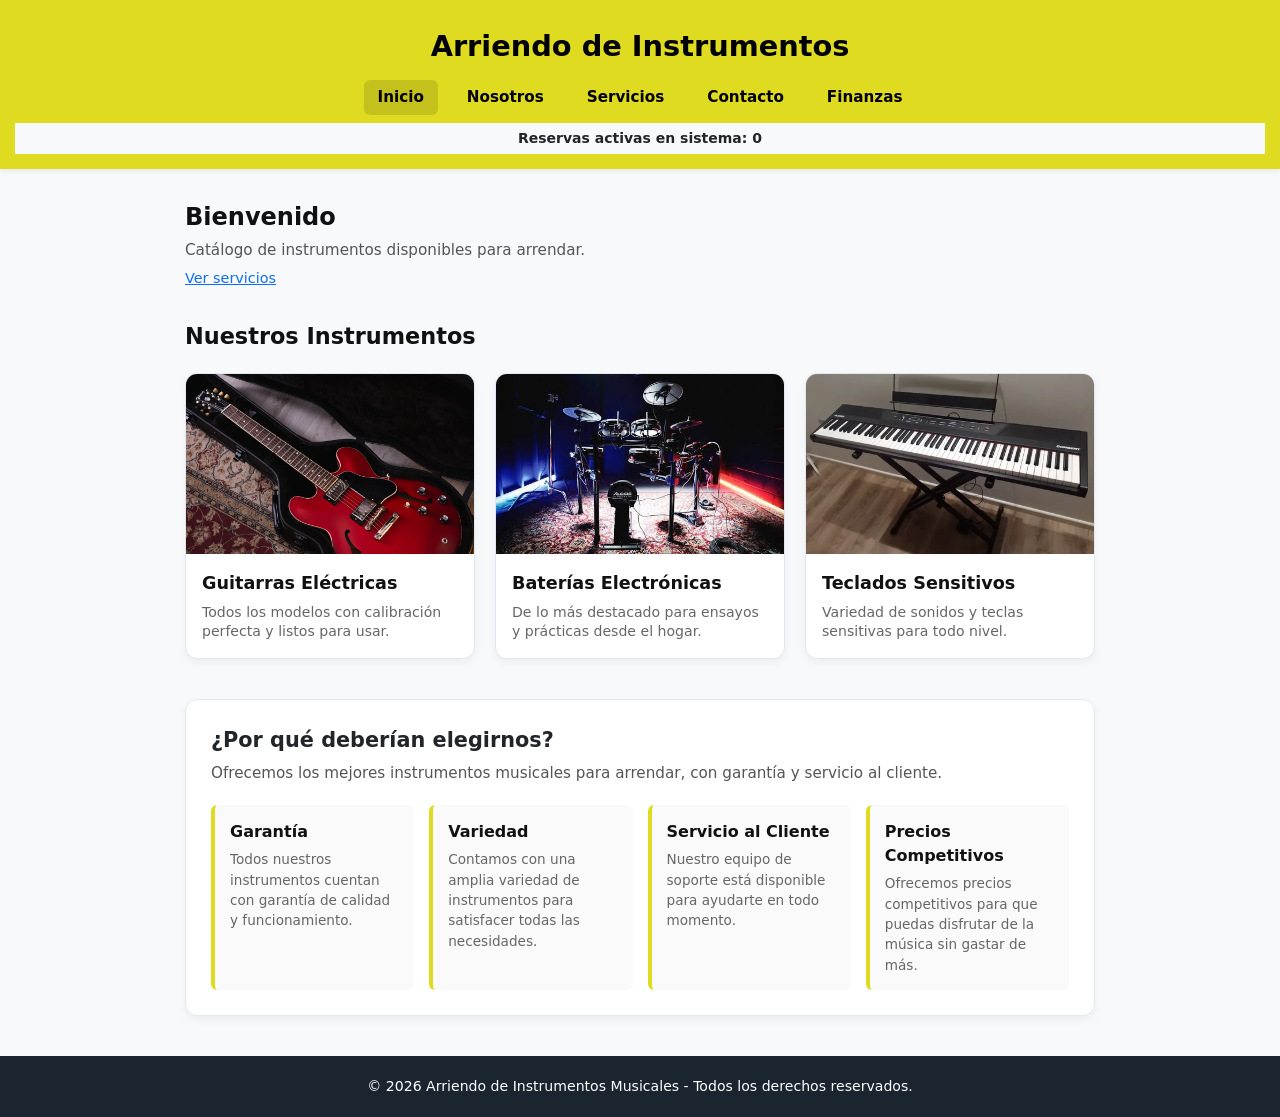
<file: index.html>
<!DOCTYPE html>
<html lang="es">
<head>
    <meta charset="UTF-8">
    <meta name="viewport" content="width=device-width, initial-scale=1.0">
    <meta name="author" content="Nicol Villca">
    <meta name="description" content="Arriendo de instrumentos musicales con garantía y servicio rápido para eventos y colegios.">
    <meta name="keywords" content="arriendo instrumentos musicales, guitarras electricas arriendo, teclado, musica escolar">
    <title>Inicio - Arriendo de Instrumentos Musicales</title>
    <link rel="stylesheet" href="style1.css">
</head>
<body>
    <header class="encabezado">
        <h1 class="titulo-principal">Arriendo de Instrumentos</h1>
        <nav class="navegacion">
            <a href="index.html" class="nav-link activo">Inicio</a>
            <a href="nosotros.html" class="nav-link">Nosotros</a>
            <a href="servicios.html" class="nav-link">Servicios</a>
            <a href="contacto.html" class="nav-link">Contacto</a>
            <a href="finanzas.html" class="nav-link">Finanzas</a>
        </nav>
        <div id="barra-estado" class="barra-estado"></div>
    </header>

    <main class="contenido-principal">
        <section class="bienvenida">
            <h2>Bienvenido</h2>
            <p>Catálogo de instrumentos disponibles para arrendar.</p>
            <a href="servicios.html" class="link-servicios">Ver servicios</a>
        </section>

        <section class="seccion-instrumentos">
            <h2 class="titulo-seccion">Nuestros Instrumentos</h2>
            
            <div class="contenedor-tarjetas">
                <article class="tarjeta-instrumento">
                    <img src="Guitarra.webp" alt="Guitarras eléctricas" class="img-instrumento">
                    <div class="info-instrumento">
                        <h3>Guitarras Eléctricas</h3>
                        <p>Todos los modelos con calibración perfecta y listos para usar.</p>
                    </div>
                </article>

                <article class="tarjeta-instrumento">
                    <img src="Bateria3.jpg" alt="Baterías Electrónicas" class="img-instrumento">
                    <div class="info-instrumento">
                        <h3>Baterías Electrónicas</h3>
                        <p>De lo más destacado para ensayos y prácticas desde el hogar.</p>
                    </div>
                </article>

                <article class="tarjeta-instrumento">
                    <img src="Teclado.webp" alt="Teclado" class="img-instrumento">
                    <div class="info-instrumento">
                        <h3>Teclados Sensitivos</h3>
                        <p>Variedad de sonidos y teclas sensitivas para todo nivel.</p>
                    </div>
                </article>
            </div>
        </section>

        <section class="seccion-beneficios">
            <h2>¿Por qué deberían elegirnos?</h2>
            <p class="bajada-beneficios">Ofrecemos los mejores instrumentos musicales para arrendar, con garantía y servicio al cliente.</p>

            <div class="grid-beneficios">
                <div class="tarjeta-beneficio">
                    <h3>Garantía</h3>
                    <p>Todos nuestros instrumentos cuentan con garantía de calidad y funcionamiento.</p>
                </div>

                <div class="tarjeta-beneficio">
                    <h3>Variedad</h3>
                    <p>Contamos con una amplia variedad de instrumentos para satisfacer todas las necesidades.</p>
                </div>

                <div class="tarjeta-beneficio">
                    <h3>Servicio al Cliente</h3>
                    <p>Nuestro equipo de soporte está disponible para ayudarte en todo momento.</p>
                </div>

                <div class="tarjeta-beneficio">
                    <h3>Precios Competitivos</h3>
                    <p>Ofrecemos precios competitivos para que puedas disfrutar de la música sin gastar de más.</p>
                </div>
            </div>
        </section>
    </main>

    <footer class="pie-pagina">
        <p>&copy; 2026 Arriendo de Instrumentos Musicales - Todos los derechos reservados.</p>
    </footer>

    <script src="script.js"></script>
</body>
</html>
</file>
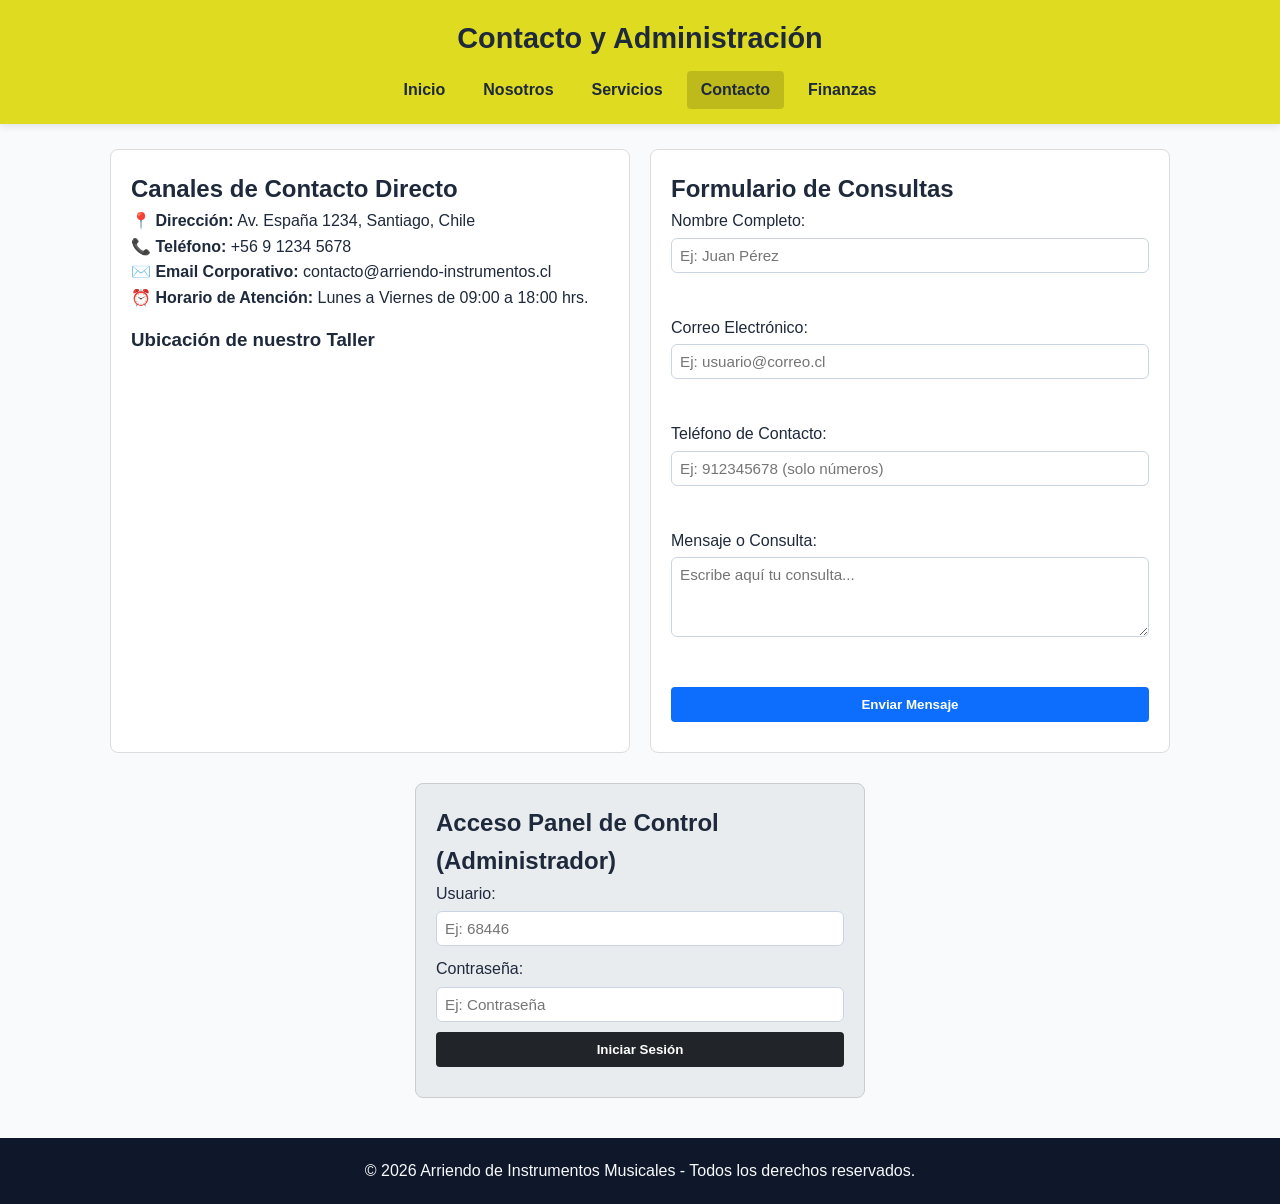
<file: contacto.html>
<!DOCTYPE html>
<html lang="es">
<head>
    <meta charset="UTF-8">
    <meta name="viewport" content="width=device-width, initial-scale=1.0">
    <meta name="author" content="Nicol Villca">
    <meta name="description" content="Canales de contacto, mapa de ubicación física y acceso al panel administrativo para la gestión de arriendos musicales.">
    <meta name="keywords" content="contacto arriendo instrumentos, direccion tienda musica, login administrador, soporte talleres">
    <title>Contacto y Login - Arriendo de Instrumentos Musicales</title>
    <link rel="stylesheet" href="style2.css">
</head>
<body>
    <header class="encabezado">
        <h1 class="titulo-principal">Contacto y Administración</h1>
        <nav class="navegacion">
            <a href="index.html" class="nav-link">Inicio</a>
            <a href="nosotros.html" class="nav-link">Nosotros</a>
            <a href="servicios.html" class="nav-link">Servicios</a>
            <a href="contacto.html" class="nav-link activo">Contacto</a>
            <a href="finanzas.html" class="nav-link">Finanzas</a>
        </nav>
    </header>

    <main class="contenido-principal">
        <div id="seccion-publica">
            <div style="display: grid; grid-template-columns: repeat(auto-fit, minmax(300px, 1fr)); gap: 20px; margin-bottom: 30px;">
                
                <section class="informacion-contacto" style="background: #ffffff; padding: 20px; border-radius: 8px; border: 1px solid #ddd;">
                    <h2>Canales de Contacto Directo</h2>
                    <p><strong>📍 Dirección:</strong> Av. España 1234, Santiago, Chile</p>
                    <p><strong>📞 Teléfono:</strong> +56 9 1234 5678</p>
                    <p><strong>✉️ Email Corporativo:</strong> contacto@arriendo-instrumentos.cl</p>
                    <p><strong>⏰ Horario de Atención:</strong> Lunes a Viernes de 09:00 a 18:00 hrs.</p>
                    
                    <div style="margin-top: 15px;">
                        <h3>Ubicación de nuestro Taller</h3>
                        <iframe 
                            src="https://www.google.com/maps/embed?pb=!1m18!1m12!1m3!1d3329.3142278918237!2d-70.6692655!3d-33.4541783!2m3!1f0!2f0!3f0!3m2!1i1024!2i768!4f13.1!3m3!1m2!1s0x9692c48737c38525%3A0xb35165dc5d35d9ed!2sAv.%20Espa%C3%B1a%201234%2C%20Santiago%2C%20Regi%C3%B3n%20Metropolitana!5e0!3m2!1ses!2scl!4v1700000000000" 
                            width="100%" height="200" style="border:0; border-radius:6px;" allowfullscreen="" loading="lazy">
                        </iframe>
                    </div>
                </section>

                <section class="formulario-contacto" style="background: #ffffff; padding: 20px; border-radius: 8px; border: 1px solid #ddd;">
                    <h2>Formulario de Consultas</h2>
                    <form id="form-contacto" novalidate>
                        <label for="nombre">Nombre Completo:</label><br>
                        <input type="text" id="nombre" placeholder="Ej: Juan Pérez" style="width: 100%; padding: 8px; margin-top: 4px;"><br>
                        <p id="err-nombre" style="color: #dc3545; font-size: 13px; margin: 2px 0 10px 0; min-height: 18px;"></p>

                        <label for="email">Correo Electrónico:</label><br>
                        <input type="email" id="email" placeholder="Ej: usuario@correo.cl" style="width: 100%; padding: 8px; margin-top: 4px;"><br>
                        <p id="err-email" style="color: #dc3545; font-size: 13px; margin: 2px 0 10px 0; min-height: 18px;"></p>

                        <label for="telefono">Teléfono de Contacto:</label><br>
                        <input type="text" id="telefono" placeholder="Ej: 912345678 (solo números)" style="width: 100%; padding: 8px; margin-top: 4px;"><br>
                        <p id="err-telefono" style="color: #dc3545; font-size: 13px; margin: 2px 0 10px 0; min-height: 18px;"></p>

                        <label for="mensaje">Mensaje o Consulta:</label><br>
                        <textarea id="mensaje" placeholder="Escribe aquí tu consulta..." style="width: 100%; height: 80px; padding: 8px; margin-top: 4px;"></textarea><br>
                        <p id="err-mensaje" style="color: #dc3545; font-size: 13px; margin: 2px 0 10px 0; min-height: 18px;"></p>

                        <button type="submit" id="btn-enviar-contacto" style="padding: 10px 15px; background: #0d6efd; color: white; border: none; border-radius: 4px; cursor: pointer; font-weight: bold; width: 100%;">Enviar Mensaje</button>
                        <p id="exito-mensaje" style="color: #198754; font-weight: bold; margin-top: 10px;"></p>
                    </form>
                </section>
            </div>
            <section class="login-admin" style="max-width: 450px; margin: 0 auto 40px; background: #e9ecef; padding: 20px; border-radius: 8px; border: 1px solid #ccc;">
                <h2>Acceso Panel de Control (Administrador)</h2>
                <form id="form-login" novalidate>
                    <label for="user-input">Usuario:</label><br>
                    <input type="text" id="user-input" placeholder="Ej: 68446" style="width: 100%; padding: 8px; margin: 5px 0 10px 0;"><br>

                    <label for="pass-input">Contraseña:</label><br>
                    <input type="password" id="pass-input" placeholder="Ej: Contraseña" style="width: 100%; padding: 8px; margin: 5px 0 10px 0;"><br>

                    <button type="submit" id="btn-login" style="padding: 10px; background: #212529; color: white; border: none; border-radius: 4px; cursor: pointer; font-weight: bold; width: 100%;">Iniciar Sesión</button>
                </form>
                <p id="login-error" style="color: #dc3545; font-weight: bold; margin-top: 10px;"></p>
            </section>
        </div>
        <section id="panel-admin" style="display: none; padding: 20px; background-color: #ffffff; border-radius: 8px; border: 1px solid #ccc; margin-top: 20px;">
            <div style="display: flex; justify-content: space-between; align-items: center; border-bottom: 2px solid #0d6efd; padding-bottom: 10px; margin-bottom: 20px;">
                <h2 style="margin: 0; color: #0d6efd;">Panel de Control Administrativo</h2>
                <button type="button" id="btn-cerrar-sesion" style="background: #dc3545; color: white; border: none; padding: 8px 15px; border-radius: 4px; cursor: pointer; font-weight: bold;">Cerrar Sesión</button>
            </div>

            <div id="contenedor-admin-tablas"></div>
        </section>
    </main>

    <footer class="pie-pagina">
        <p>&copy; 2026 Arriendo de Instrumentos Musicales - Todos los derechos reservados.</p>
    </footer>

    <script src="script5.js"></script>
</body>
</html>
</file>
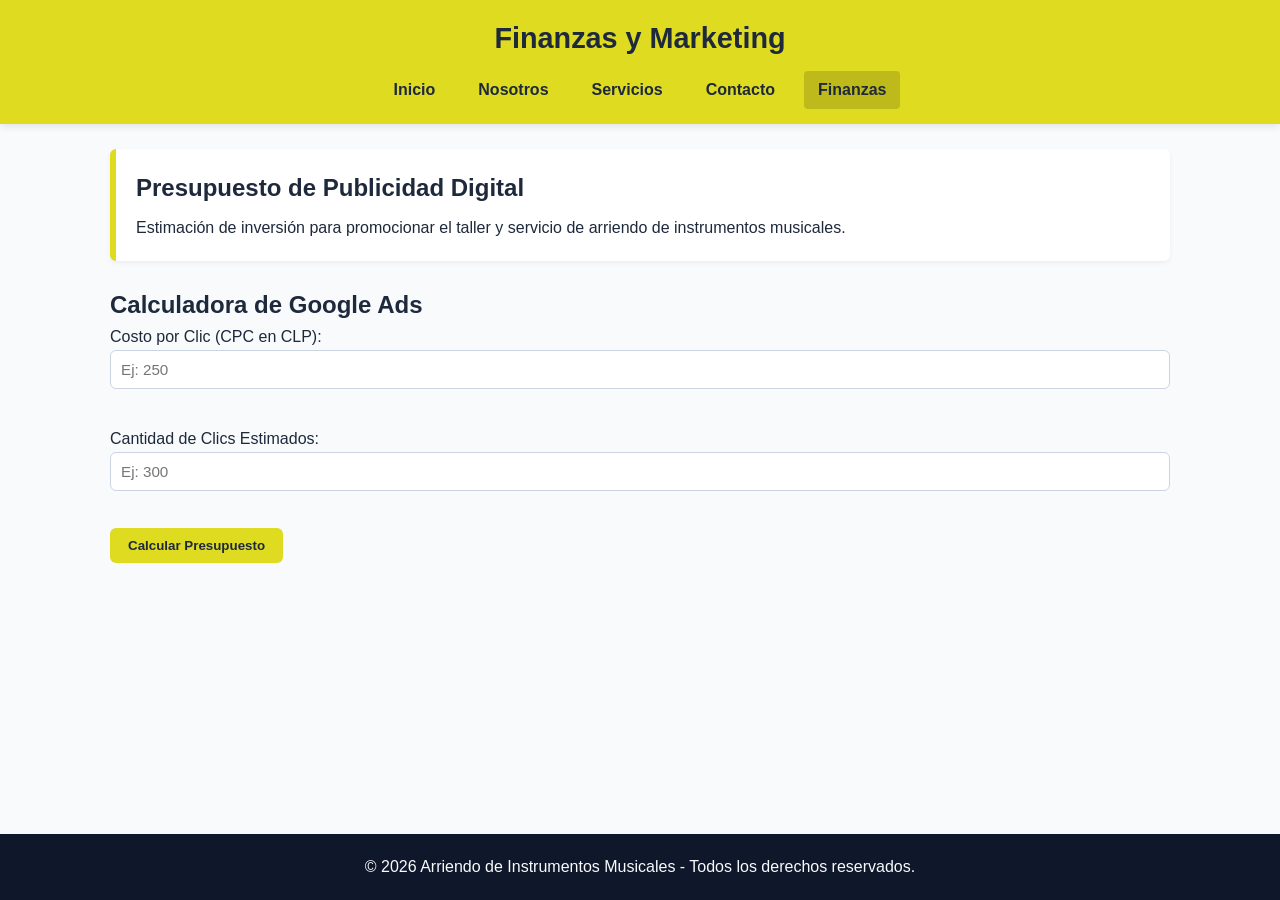
<file: finanzas.html>
<!DOCTYPE html>
<html lang="es">
<head>
    <meta charset="UTF-8">
    <meta name="viewport" content="width=device-width, initial-scale=1.0">
    <meta name="author" content="Nicol Villca">
    <meta name="description" content="Presupuesto y cálculo de campañas de marketing para el arriendo de instrumentos musicales.">
    <meta name="keywords" content="arriendo instrumentos musicales, guitarras electricas arriendo, teclado santiago, musica escolar">
    <title>Finanzas - Arriendo de Instrumentos</title>
    <link rel="stylesheet" href="style3.css">
</head>
<body>
    <header class="encabezado">
        <h1 class="titulo-principal">Finanzas y Marketing</h1>
        <nav class="navegacion">
            <a href="index.html" class="nav-link">Inicio</a>
            <a href="nosotros.html" class="nav-link">Nosotros</a>
            <a href="servicios.html" class="nav-link">Servicios</a>
            <a href="contacto.html" class="nav-link">Contacto</a>
            <a href="finanzas.html" class="nav-link activo">Finanzas</a>
        </nav>
    </header>

    <main class="contenido-principal">
        <section class="bienvenida">
            <h2>Presupuesto de Publicidad Digital</h2>
            <p>Estimación de inversión para promocionar el taller y servicio de arriendo de instrumentos musicales.</p>
        </section>

        <section class="formulario-contacto">
            <h2>Calculadora de Google Ads</h2>
            <form id="form-finanzas" novalidate>
                <label for="cpc">Costo por Clic (CPC en CLP):</label><br>
                <input type="number" id="cpc" placeholder="Ej: 250"><br><br>

                <label for="clics">Cantidad de Clics Estimados:</label><br>
                <input type="number" id="clics" placeholder="Ej: 300"><br><br>

                <button type="button" id="btn-calcular-ads">Calcular Presupuesto</button>

                <div id="resultado-ads"></div>
            </form>
        </section>
    </main>

    <footer class="pie-pagina">
        <p>&copy; 2026 Arriendo de Instrumentos Musicales - Todos los derechos reservados.</p>
    </footer>

    <script src="script3.js"></script>
</body>
</html>
</file>
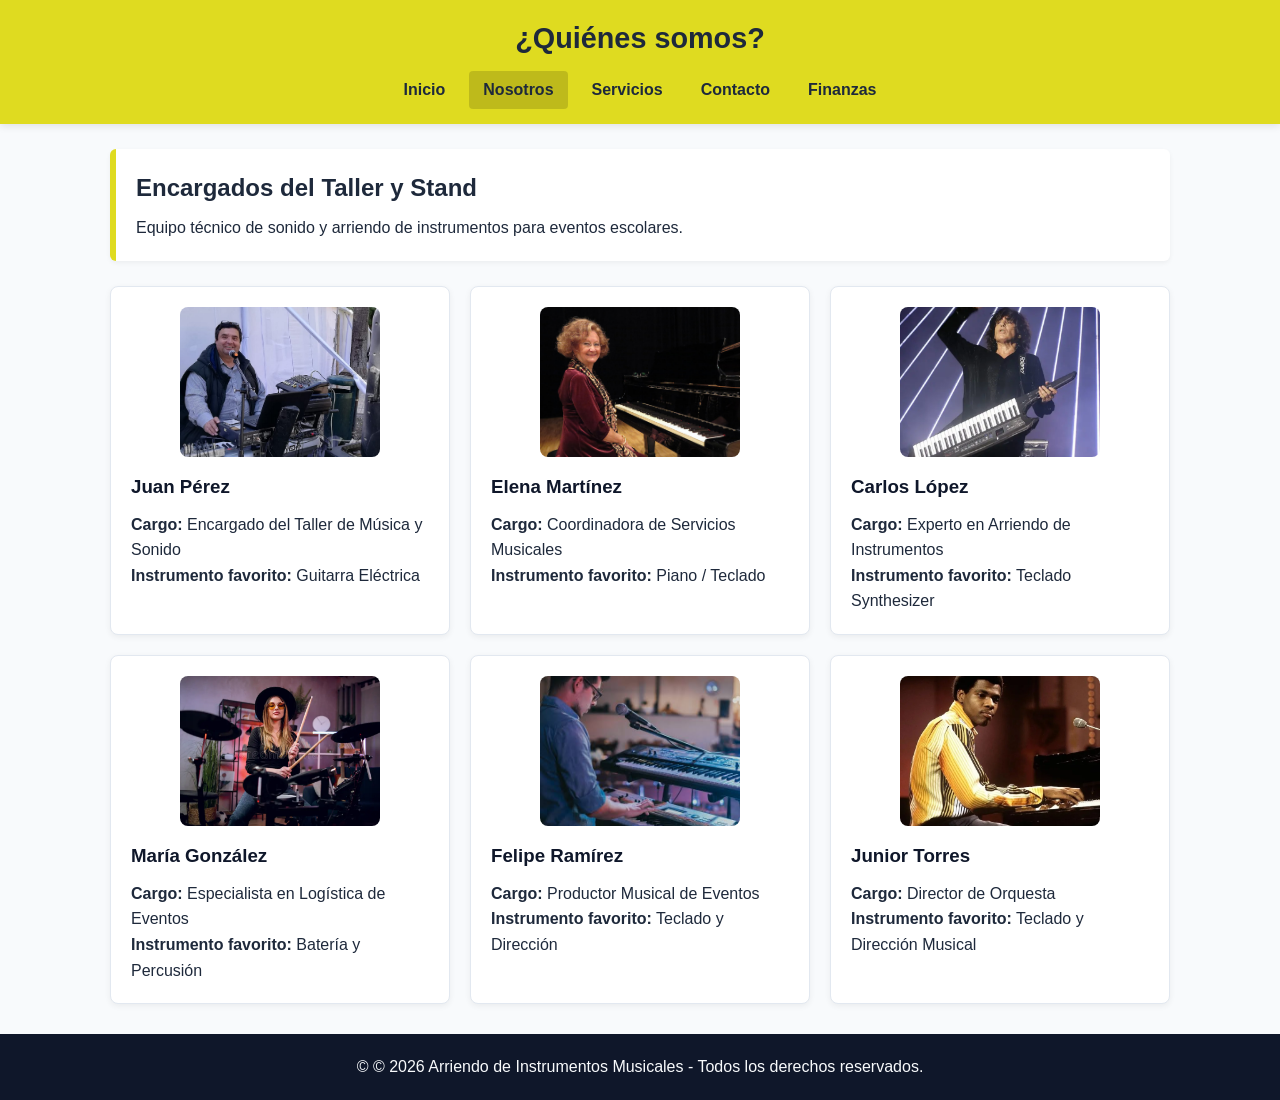
<file: nosotros.html>
<!DOCTYPE html>
<html lang="es">
<head>
    <meta charset="UTF-8">
    <meta name="viewport" content="width=device-width, initial-scale=1.0">
    <meta name="author" content="Nicol Villca">
    <meta name="description" content="Encargados del taller de música y sonido del stand.">
    <meta name="keywords" content="arriendo instrumentos musicales, guitarras electricas arriendo, teclado santiago, musica escolar">
    <title>Quiénes Somos - SaaS EduProf</title>
    <link rel="stylesheet" href="style2.css">
</head>
<body>
    <header class="encabezado">
        <h1 class="titulo-principal">¿Quiénes somos?</h1>
        <nav class="navegacion">
            <a href="index.html" class="nav-link">Inicio</a>
            <a href="nosotros.html" class="nav-link activo">Nosotros</a>
            <a href="servicios.html" class="nav-link">Servicios</a>
            <a href="contacto.html" class="nav-link">Contacto</a>
            <a href="finanzas.html" class="nav-link">Finanzas</a>
        </nav>
    </header>

    <main class="contenido-principal">
        <section class="bienvenida">
            <h2>Encargados del Taller y Stand</h2>
            <p>Equipo técnico de sonido y arriendo de instrumentos para eventos escolares.</p>
        </section>
        <section id="contenedor-nosotros" class="destacados"></section>
    </main>

    <footer class="pie-pagina">
        <p>&copy; © 2026 Arriendo de Instrumentos Musicales - Todos los derechos reservados.</p>
    </footer>

    <script src="script2.js"></script>
</body>
</html>
</file>
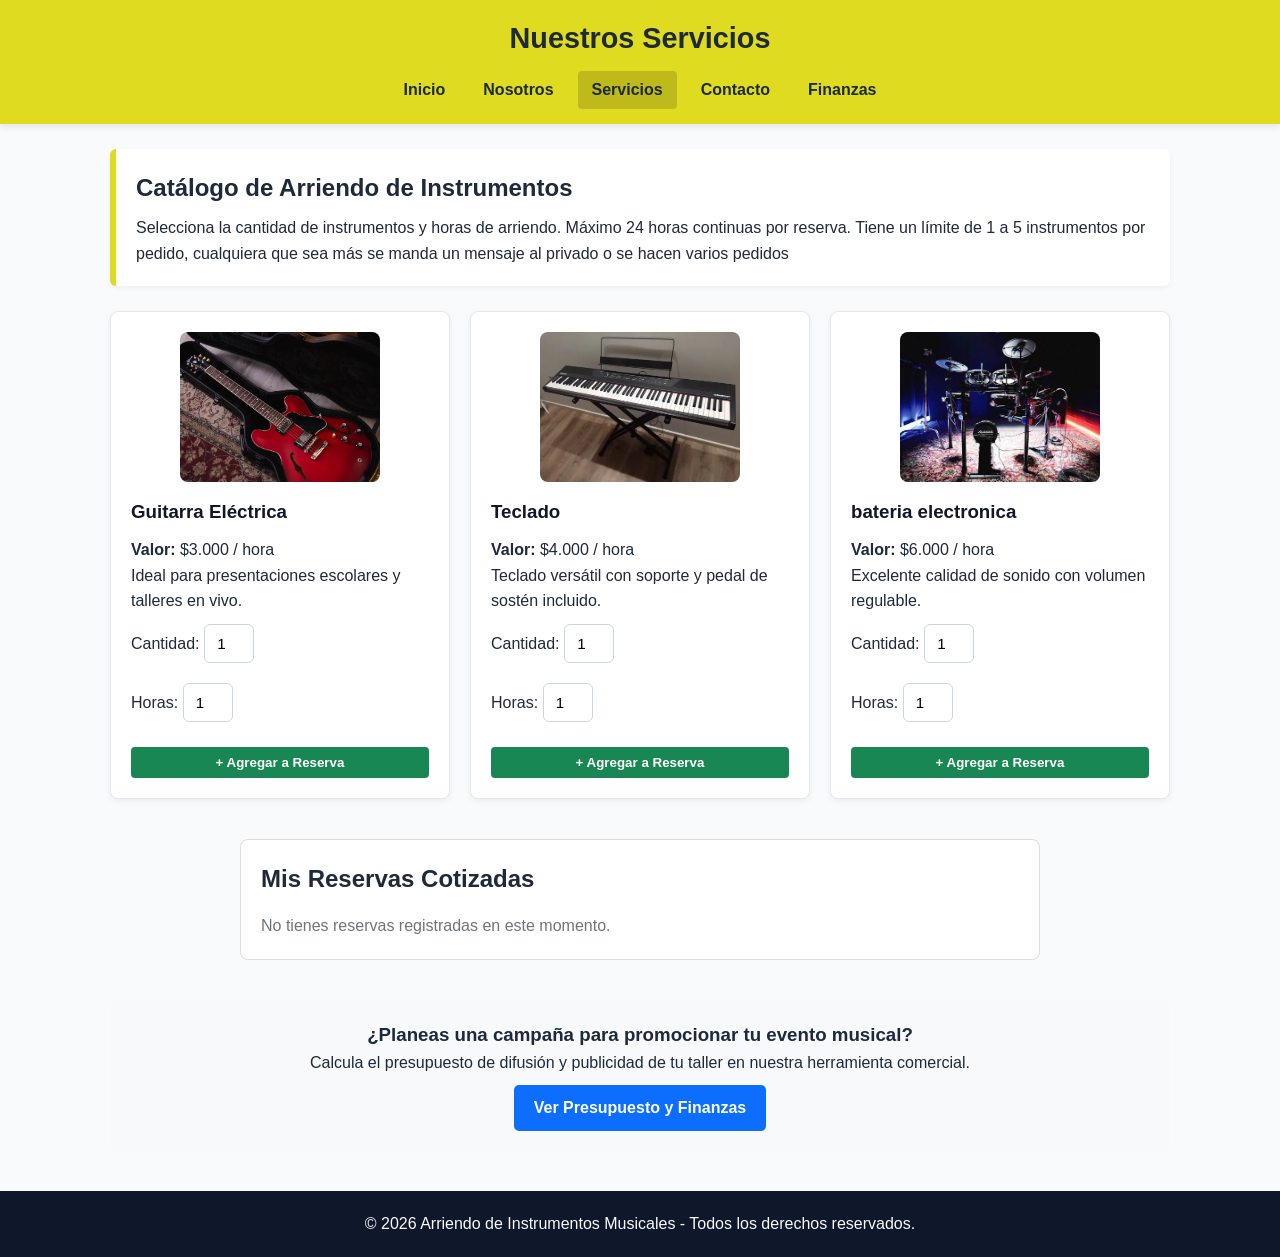
<file: servicios.html>
<!DOCTYPE html>
<html lang="es">
<head>
    <meta charset="UTF-8">
    <meta name="viewport" content="width=device-width, initial-scale=1.0">
    <meta name="author" content="Nicol Villca">
    <meta name="description" content="Catálogo y cotización de arriendo por hora de instrumentos musicales para colegios, eventos y presentaciones.">
    <meta name="keywords" content="arriendo instrumentos musicales, guitarras electricas arriendo, teclado santiago, musica escolar">
    <title>Servicios - Arriendo de Instrumentos Musicales</title>
    <link rel="stylesheet" href="style2.css">
</head>
<body>
    <header class="encabezado">
        <h1 class="titulo-principal">Nuestros Servicios</h1>
        <nav class="navegacion">
            <a href="index.html" class="nav-link">Inicio</a>
            <a href="nosotros.html" class="nav-link">Nosotros</a>
            <a href="servicios.html" class="nav-link activo">Servicios</a>
            <a href="contacto.html" class="nav-link">Contacto</a>
            <a href="finanzas.html" class="nav-link">Finanzas</a>
        </nav>
    </header>

    <main class="contenido-principal">
        <section class="bienvenida">
            <h2>Catálogo de Arriendo de Instrumentos</h2>
            <p>Selecciona la cantidad de instrumentos y horas de arriendo. Máximo 24 horas continuas por reserva. Tiene un límite de 1 a 5 instrumentos por pedido, cualquiera que sea más se manda un mensaje al privado o se hacen varios pedidos</p>
        </section>

        <section id="contenedor-servicios" class="destacados"></section>

        <div id="resultado-presupuesto" style="max-width: 700px; margin: 20px auto;"></div>

        <section class="formulario-contacto" style="max-width: 800px; margin: 40px auto; background: #ffffff; padding: 20px; border-radius: 8px; border: 1px solid #ddd;">
            <div style="display: flex; justify-content: space-between; align-items: center; margin-bottom: 15px;">
                <h2 style="margin: 0;">Mis Reservas Cotizadas</h2>
                <button type="button" id="btn-vaciar-todo" style="background-color: #dc3545; color: white; border: none; padding: 8px 12px; border-radius: 4px; cursor: pointer; display: none;">Vaciar Todo</button>
            </div>
            
            <div id="contenedor-mis-reservas">
                <p style="color: #6c757d;">No tienes reservas registradas en este momento.</p>
            </div>
        </section>

        <section class="cta-banner" style="text-align: center; margin: 40px 0; padding: 20px; background: #f8f9fa; border-radius: 8px;">
            <h3>¿Planeas una campaña para promocionar tu evento musical?</h3>
            <p>Calcula el presupuesto de difusión y publicidad de tu taller en nuestra herramienta comercial.</p>
            <a href="finanzas.html" class="btn-cta" style="display: inline-block; margin-top: 10px; padding: 10px 20px; background-color: #0d6efd; color: white; text-decoration: none; border-radius: 5px; font-weight: bold;">Ver Presupuesto y Finanzas</a>
        </section>
    </main>

    <footer class="pie-pagina">
        <p>&copy; 2026 Arriendo de Instrumentos Musicales - Todos los derechos reservados.</p>
    </footer>

    <script src="scrip4.js"></script>
</body>
</html>
</file>
<file: style1.css>
* {
    box-sizing: border-box;
    margin: 0;
    padding: 0;
    font-family: system-ui, -apple-system, BlinkMacSystemFont, 'Segoe UI', Roboto, sans-serif;
}

body {
    background-color: #f8f9fa;
    color: #212529;
    line-height: 1.5;
}
.encabezado {
    background-color: #dfdb20;
    padding: 25px 15px 15px 15px;
    text-align: center;
    box-shadow: 0 2px 6px rgba(0, 0, 0, 0.08);
}

.titulo-principal {
    font-size: 1.8rem;
    color: #000000;
    margin-bottom: 12px;
    font-weight: 700;
}

.navegacion {
    display: flex;
    justify-content: center;
    gap: 15px;
    flex-wrap: wrap;
}

.nav-link {
    color: #000000;
    text-decoration: none;
    font-weight: 600;
    font-size: 0.95rem;
    padding: 6px 14px;
    border-radius: 6px;
    transition: background-color 0.2s;
}

.nav-link:hover, .nav-link.activo {
    background-color: rgba(0, 0, 0, 0.12);
}

.barra-estado {
    margin-top: 8px;
    font-size: 0.88rem;
    font-weight: 600;
}


.contenido-principal {
    max-width: 950px;
    margin: 30px auto;
    padding: 0 20px;
}

.bienvenida {
    margin-bottom: 30px;
}

.bienvenida h2 {
    font-size: 1.5rem;
    color: #111111;
    margin-bottom: 4px;
}

.bienvenida p {
    color: #555555;
    font-size: 0.95rem;
}

.link-servicios {
    display: inline-block;
    margin-top: 6px;
    color: #0d6efd;
    font-size: 0.9rem;
    text-decoration: underline;
}

.titulo-seccion {
    font-size: 1.4rem;
    margin-bottom: 20px;
    color: #111111;
}

.contenedor-tarjetas {
    display: grid;
    grid-template-columns: repeat(auto-fit, minmax(260px, 1fr));
    gap: 20px;
    margin-bottom: 40px;
}

.tarjeta-instrumento {
    background-color: #ffffff;
    border: 1px solid #e2e8f0;
    border-radius: 12px;
    overflow: hidden;
    box-shadow: 0 4px 10px rgba(0, 0, 0, 0.05);
    transition: transform 0.2s, box-shadow 0.2s;
}

.tarjeta-instrumento:hover {
    transform: translateY(-4px);
    box-shadow: 0 8px 18px rgba(0, 0, 0, 0.1);
}

.img-instrumento {
    width: 100%;
    height: 180px;
    object-fit: cover;
    display: block;
}

.info-instrumento {
    padding: 16px;
}

.info-instrumento h3 {
    font-size: 1.1rem;
    margin-bottom: 6px;
    color: #111111;
}

.info-instrumento p {
    font-size: 0.88rem;
    color: #666666;
    line-height: 1.4;
}


.seccion-beneficios {
    background-color: #ffffff;
    border-radius: 12px;
    padding: 25px;
    box-shadow: 0 4px 10px rgba(0, 0, 0, 0.05);
    border: 1px solid #e2e8f0;
    margin-bottom: 40px;
}

.seccion-beneficios h2 {
    font-size: 1.3rem;
    margin-bottom: 6px;
}

.bajada-beneficios {
    color: #555555;
    font-size: 0.95rem;
    margin-bottom: 20px;
}

.grid-beneficios {
    display: grid;
    grid-template-columns: repeat(auto-fit, minmax(200px, 1fr));
    gap: 15px;
}

.tarjeta-beneficio {
    background-color: #fafafa;
    border-left: 4px solid #dfdb20;
    padding: 15px;
    border-radius: 6px;
}

.tarjeta-beneficio h3 {
    font-size: 1rem;
    margin-bottom: 5px;
    color: #111111;
}

.tarjeta-beneficio p {
    font-size: 0.85rem;
    color: #666666;
}

/* PIE DE PÁGINA */
.pie-pagina {
    text-align: center;
    padding: 20px;
    background-color: #1a252f;
    color: #ffffff;
    font-size: 0.88rem;
}

@media (max-width: 768px) {
    .navegacion {
        flex-direction: column;
        gap: 8px;
    }
    
    .contenedor-tarjetas {
        grid-template-columns: 1fr;
    }
}
</file>
<file: style2.css>
/* Reset general y tipografía base */
* {
    box-sizing: border-box;
    margin: 0;
    padding: 0;
    font-family: Arial, Helvetica, sans-serif;
}

body {
    background-color: #f8fafc;
    color: #1e293b;
    line-height: 1.6;
    flex-direction: column;
}

.encabezado {
    background-color: #dfdb20;
    color: #1e293b;
    padding: 15px 20px;
    position: sticky;
    top: 0;
    z-index: 100;
    box-shadow: 0 2px 8px rgba(0, 0, 0, 0.1);
}

.titulo-principal {
    font-size: 1.8rem;
    text-align: center;
    margin-bottom: 8px;
    font-weight: bold;
}

#barra-estado {
    background-color: #ffffff;
    color: #0f172a;
    padding: 8px 14px;
    border-radius: 6px;
    font-size: 0.9rem;
    text-align: center;
    margin: 8px 0;
    border: 1px solid rgba(0, 0, 0, 0.1);
}

.navegacion {
    display: flex;
    justify-content: center;
    gap: 10px;
    flex-wrap: wrap;
    margin-top: 10px;
}

.nav-link {
    color: #1e293b;
    text-decoration: none;
    font-weight: bold;
    padding: 6px 14px;
    border-radius: 4px;
    transition: background-color 0.2s ease;
}

.nav-link:hover,
.nav-link.activo {
    background-color: rgba(0, 0, 0, 0.15);
}


.contenido-principal {
    max-width: 1100px;
    margin: 25px auto;
    padding: 0 20px;
}

.bienvenida {
    background-color: #ffffff;
    border-left: 6px solid #dfdb20;
    border-radius: 6px;
    padding: 20px;
    margin-bottom: 25px;
    box-shadow: 0 2px 5px rgba(0, 0, 0, 0.05);
}

.login-admin {
    margin-bottom: 40px !important;
}

.bienvenida h2 {
    margin-bottom: 8px;
}

.link-servicios {
    display: inline-block;
    background-color: #dfdb20;
    color: #1e293b;
    padding: 8px 16px;
    text-decoration: none;
    font-weight: bold;
    border-radius: 6px;
    margin-top: 10px;
    transition: filter 0.2s;
}

.link-servicios:hover {
    filter: brightness(0.9);
}

.destacados,
.grid-beneficios,
.contenedor-tarjetas {
    display: grid;
    grid-template-columns: repeat(auto-fit, minmax(280px, 1fr));
    gap: 20px;
    margin-bottom: 30px;
}


.tarjeta,
.tarjeta-beneficio,
.tarjeta-instrumento {
    background-color: #ffffff;
    border: 1px solid #e2e8f0;
    border-radius: 8px;
    padding: 20px;
    box-shadow: 0 2px 6px rgba(0, 0, 0, 0.06);
    display: flex;
    flex-direction: column;
}

.tarjeta img,
.img-instrumento {
    width: 100%;
    max-width: 200px;
    height: 150px;
    object-fit: cover;
    border-radius: 8px;
    display: block;
    margin: 0 auto 15px auto;
}

.tarjeta h3,
.tarjeta-beneficio h3,
.info-instrumento h3 {
    margin-bottom: 10px;
    color: #0f172a;
}

.rol-integrante,
.precio-servicio {
    color: #334155;
    margin-bottom: 8px;
}

.desc-integrante,
.desc-servicio {
    color: #64748b;
    font-size: 0.95rem;
    flex-grow: 1;
}


form p {
    margin-bottom: 4px;
}

input[type="text"],
input[type="email"],
input[type="password"],
input[type="number"],
select,
textarea {
    width: 100%;
    padding: 10px;
    margin-bottom: 12px;
    border: 1px solid #cbd5e1;
    border-radius: 6px;
    font-size: 0.95rem;
}

input:focus,
select:focus,
textarea:focus {
    outline: none;
    border-color: #dfdb20;
    box-shadow: 0 0 0 3px rgba(223, 219, 32, 0.3);
}

button,
.btn-reservar {
    background-color: #dfdb20;
    color: #1e293b;
    border: none;
    padding: 10px 18px;
    font-weight: bold;
    border-radius: 6px;
    cursor: pointer;
    transition: filter 0.2s;
    align-self: flex-start;
}

button:hover,
.btn-reservar:hover {
    filter: brightness(0.9);
}

.tabla-admin {
    width: 100%;
    border-collapse: collapse;
    background-color: #ffffff;
    margin-top: 15px;
    border-radius: 6px;
    overflow: hidden;
}

.tabla-admin th,
.tabla-admin td {
    padding: 12px 15px;
    border: 1px solid #e2e8f0;
    text-align: left;
}

.tabla-admin th {
    background-color: #f1f5f9;
    font-weight: bold;
}


.mensaje-error {
    color: #dc2626;
    font-weight: bold;
    margin-top: 10px;
}

.mensaje-exito {
    color: #16a34a;
    font-weight: bold;
    margin-top: 10px;
}

.mensaje-alerta {
    color: #d97706;
    font-weight: bold;
    margin-top: 10px;
}


.pie-pagina {
    background-color: #0f172a;
    color: #f8fafc;
    text-align: center;
    padding: 20px;
    margin-top: auto;
}


@media (max-width: 768px) {

    .encabezado {
        position: relative;
        padding: 12px 10px;
    }

    .titulo-principal {
        font-size: 1.4rem;
    }

    .navegacion {
        display: flex;
        flex-direction: row;
        flex-wrap: wrap;
        justify-content: center;
        gap: 6px;
    }

    .nav-link {
        padding: 5px 10px;
        font-size: 0.85rem;
    }

    .destacados,
    .grid-beneficios,
    .contenedor-tarjetas {
        grid-template-columns: 1fr;
    }
}
</file>
<file: style3.css>
/* Reset general y tipografía base */
* {
    box-sizing: border-box;
    margin: 0;
    padding: 0;
    font-family: Arial, Helvetica, sans-serif;
}

/* Configuración para pegar el footer abajo en pantallas altas */
body {
    background-color: #f8fafc;
    color: #1e293b;
    line-height: 1.6;
    min-height: 100vh;
    display: flex;
    flex-direction: column;
}

/* Encabezado y Navegación (Franja Amarilla) */
.encabezado {
    background-color: #dfdb20;
    color: #1e293b;
    padding: 15px 20px;
    position: sticky;
    top: 0;
    z-index: 100;
    box-shadow: 0 2px 8px rgba(0, 0, 0, 0.1);
}

.titulo-principal {
    font-size: 1.8rem;
    text-align: center;
    margin-bottom: 8px;
    font-weight: bold;
}

#barra-estado {
    background-color: #ffffff;
    color: #0f172a;
    padding: 8px 14px;
    border-radius: 6px;
    font-size: 0.9rem;
    text-align: center;
    margin: 8px 0;
    border: 1px solid rgba(0, 0, 0, 0.1);
}

.navegacion {
    display: flex;
    justify-content: center;
    gap: 15px;
    flex-wrap: wrap;
    margin-top: 10px;
}

.nav-link {
    color: #1e293b;
    text-decoration: none;
    font-weight: bold;
    padding: 6px 14px;
    border-radius: 4px;
    transition: background-color 0.2s ease;
}

.nav-link:hover,
.nav-link.activo {
    background-color: rgba(0, 0, 0, 0.15);
}

/* Estructura Principal (flex: 1 empuja el footer hacia el fondo) */
.contenido-principal {
    max-width: 1100px;
    width: 100%;
    margin: 25px auto;
    padding: 0 20px;
    flex: 1; 
}

/* Sección de Bienvenida */
.bienvenida {
    background-color: #ffffff;
    border-left: 6px solid #dfdb20;
    border-radius: 6px;
    padding: 20px;
    margin-bottom: 25px;
    box-shadow: 0 2px 5px rgba(0, 0, 0, 0.05);
}

.bienvenida h2 {
    margin-bottom: 8px;
}

.link-servicios {
    display: inline-block;
    background-color: #dfdb20;
    color: #1e293b;
    padding: 8px 16px;
    text-decoration: none;
    font-weight: bold;
    border-radius: 6px;
    margin-top: 10px;
    transition: filter 0.2s;
}

.link-servicios:hover {
    filter: brightness(0.9);
}

/* Grilla de Contenido y Tarjetas */
.destacados,
.grid-beneficios,
.contenedor-tarjetas {
    display: grid;
    grid-template-columns: repeat(auto-fit, minmax(280px, 1fr));
    gap: 20px;
    margin-bottom: 30px;
}

/* Tarjetas e Instrumentos */
.tarjeta,
.tarjeta-beneficio,
.tarjeta-instrumento {
    background-color: #ffffff;
    border: 1px solid #e2e8f0;
    border-radius: 8px;
    padding: 20px;
    box-shadow: 0 2px 6px rgba(0, 0, 0, 0.06);
    display: flex;
    flex-direction: column;
}

.tarjeta img,
.img-instrumento {
    width: 100%;
    max-width: 200px;
    height: 150px;
    object-fit: cover;
    border-radius: 8px;
    display: block;
    margin: 0 auto 15px auto;
}

.tarjeta h3,
.tarjeta-beneficio h3,
.info-instrumento h3 {
    margin-bottom: 10px;
    color: #0f172a;
}

.rol-integrante,
.precio-servicio {
    color: #334155;
    margin-bottom: 8px;
}

.desc-integrante,
.desc-servicio {
    color: #64748b;
    font-size: 0.95rem;
    flex-grow: 1;
}

/* Formularios e Entradas */
form p {
    margin-bottom: 4px;
}

input[type="text"],
input[type="email"],
input[type="password"],
input[type="number"],
select,
textarea {
    width: 100%;
    padding: 10px;
    margin-bottom: 12px;
    border: 1px solid #cbd5e1;
    border-radius: 6px;
    font-size: 0.95rem;
}

input:focus,
select:focus,
textarea:focus {
    outline: none;
    border-color: #dfdb20;
    box-shadow: 0 0 0 3px rgba(223, 219, 32, 0.3);
}

button,
.btn-reservar {
    background-color: #dfdb20;
    color: #1e293b;
    border: none;
    padding: 10px 18px;
    font-weight: bold;
    border-radius: 6px;
    cursor: pointer;
    transition: filter 0.2s;
    align-self: flex-start;
}

button:hover,
.btn-reservar:hover {
    filter: brightness(0.9);
}

/* Tablas de Administración */
.tabla-admin {
    width: 100%;
    border-collapse: collapse;
    background-color: #ffffff;
    margin-top: 15px;
    border-radius: 6px;
    overflow: hidden;
}

.tabla-admin th,
.tabla-admin td {
    padding: 12px 15px;
    border: 1px solid #e2e8f0;
    text-align: left;
}

.tabla-admin th {
    background-color: #f1f5f9;
    font-weight: bold;
}

/* Mensajes de Estado */
.mensaje-error {
    color: #dc2626;
    font-weight: bold;
    margin-top: 10px;
}

.mensaje-exito {
    color: #16a34a;
    font-weight: bold;
    margin-top: 10px;
}

.mensaje-alerta {
    color: #d97706;
    font-weight: bold;
    margin-top: 10px;
}

/* Pie de Página ajustado con margin-top: auto */
.pie-pagina {
    background-color: #0f172a;
    color: #f8fafc;
    text-align: center;
    padding: 20px;
    margin-top: auto; 
}

/* RESPONSIVE DESIGN (Pantallas móviles menores a 768px) */
@media (max-width: 768px) {
    .encabezado {
        position: relative;
        padding: 15px 10px;
    }

    .titulo-principal {
        font-size: 1.4rem;
    }

    .navegacion {
        display: flex;
        flex-direction: column;
        align-items: center;
        gap: 6px;
        width: 100%;
    }

    .nav-link {
        width: 100%;
        max-width: 280px;
        text-align: center;
        padding: 8px 12px;
        font-size: 0.95rem;
    }

    .destacados,
    .grid-beneficios,
    .contenedor-tarjetas {
        grid-template-columns: 1fr;
    }
}
</file>
